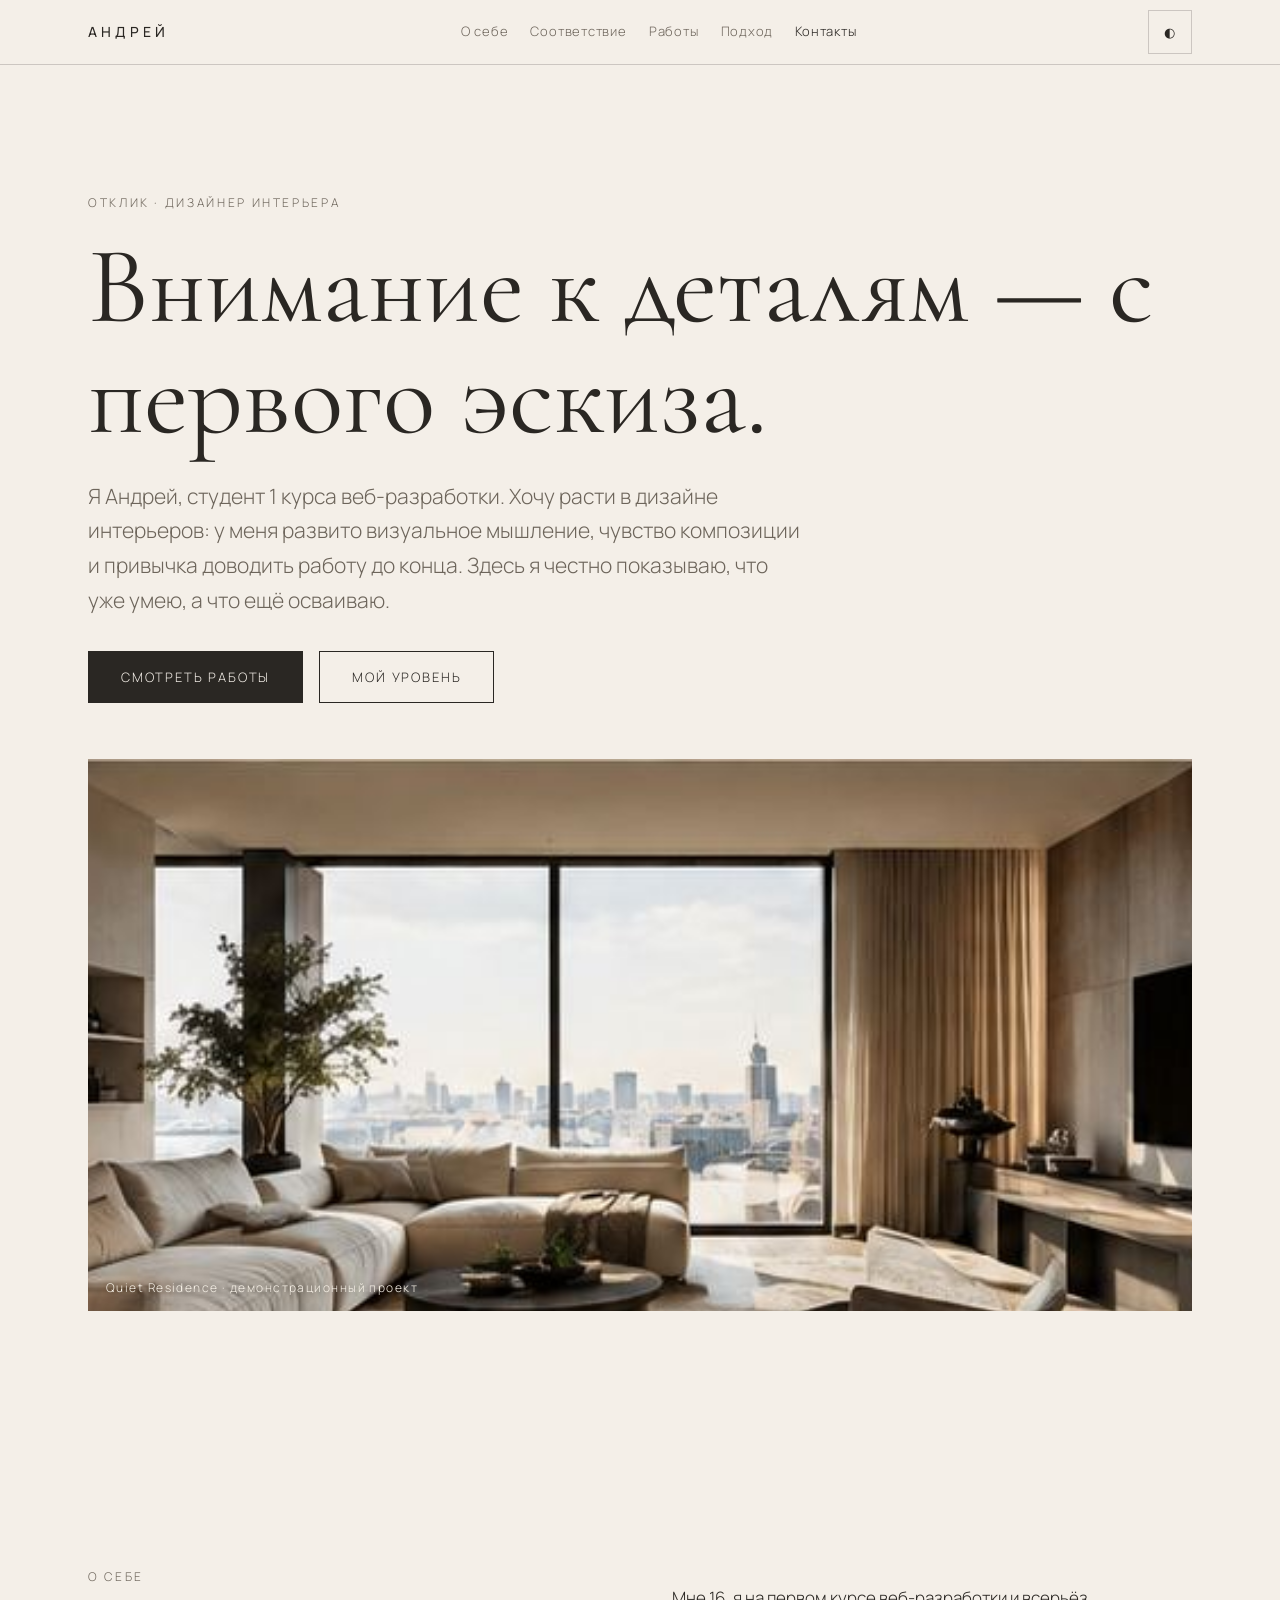
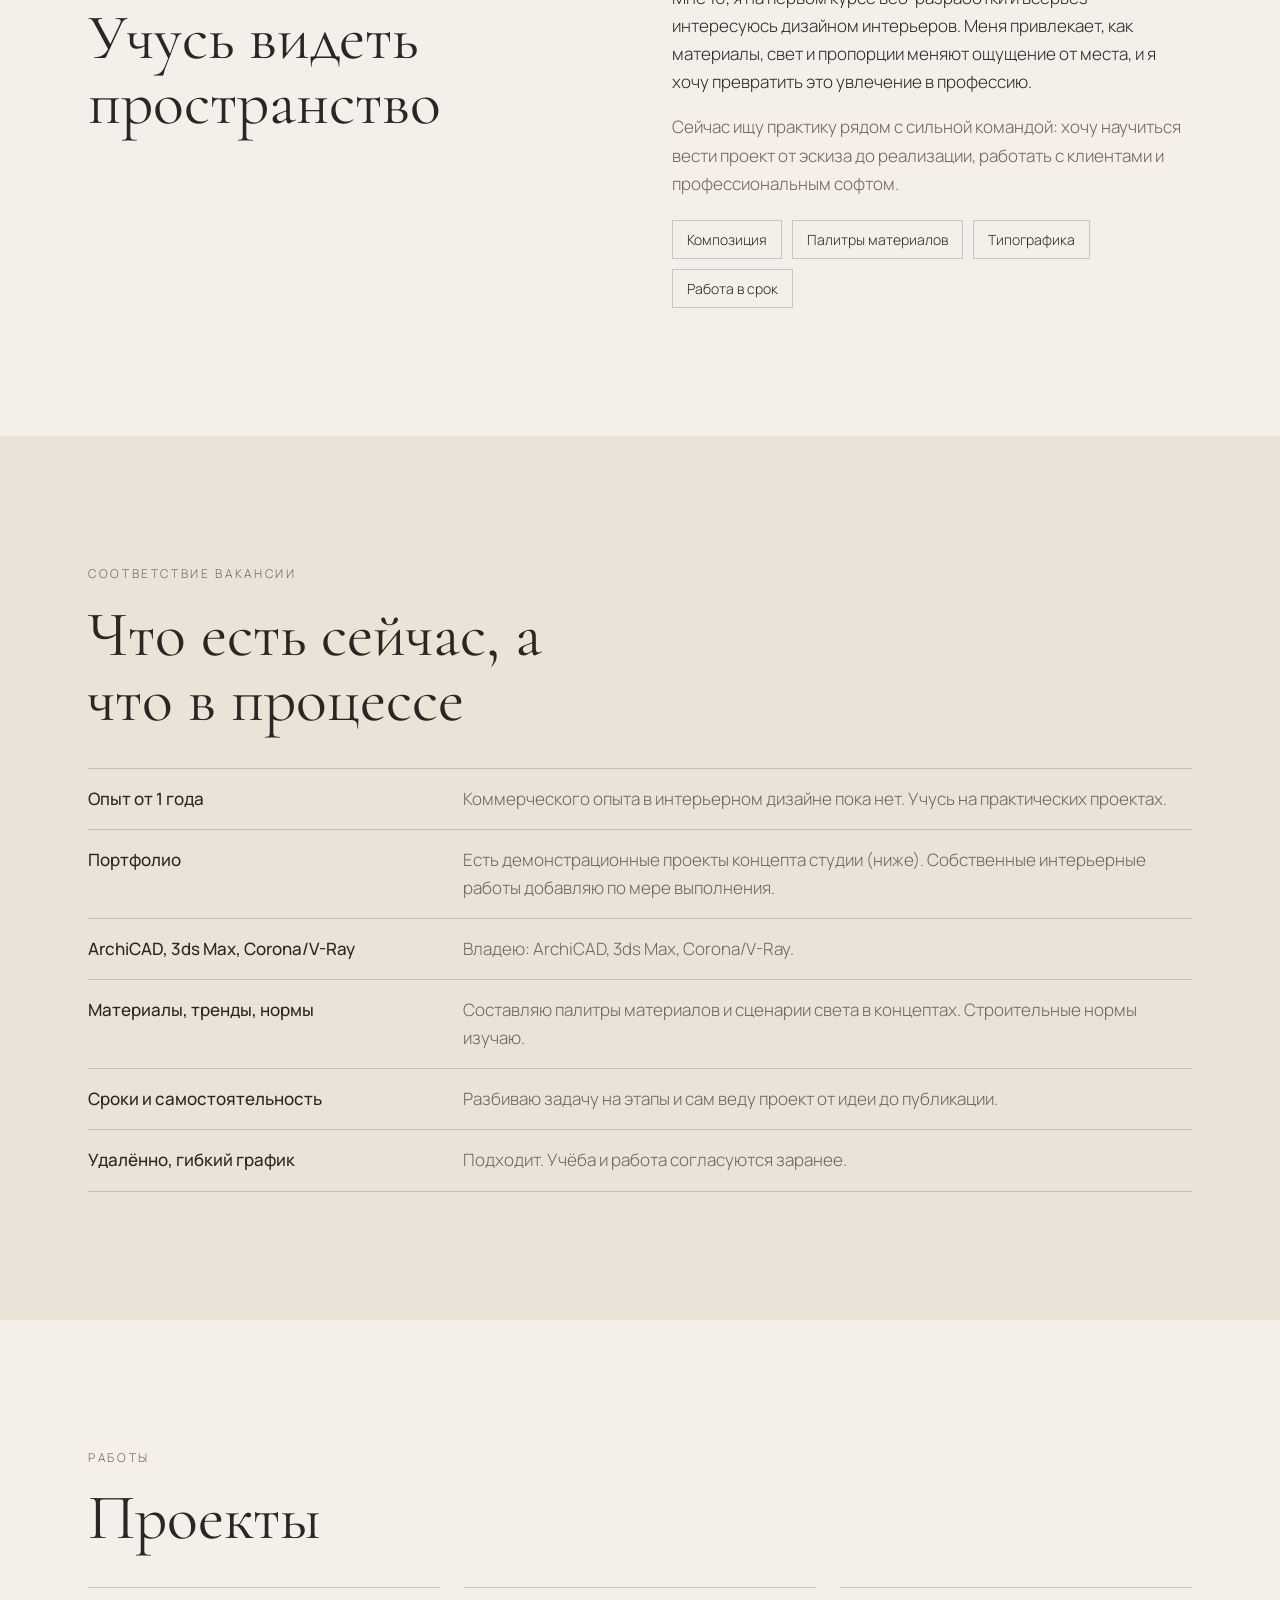
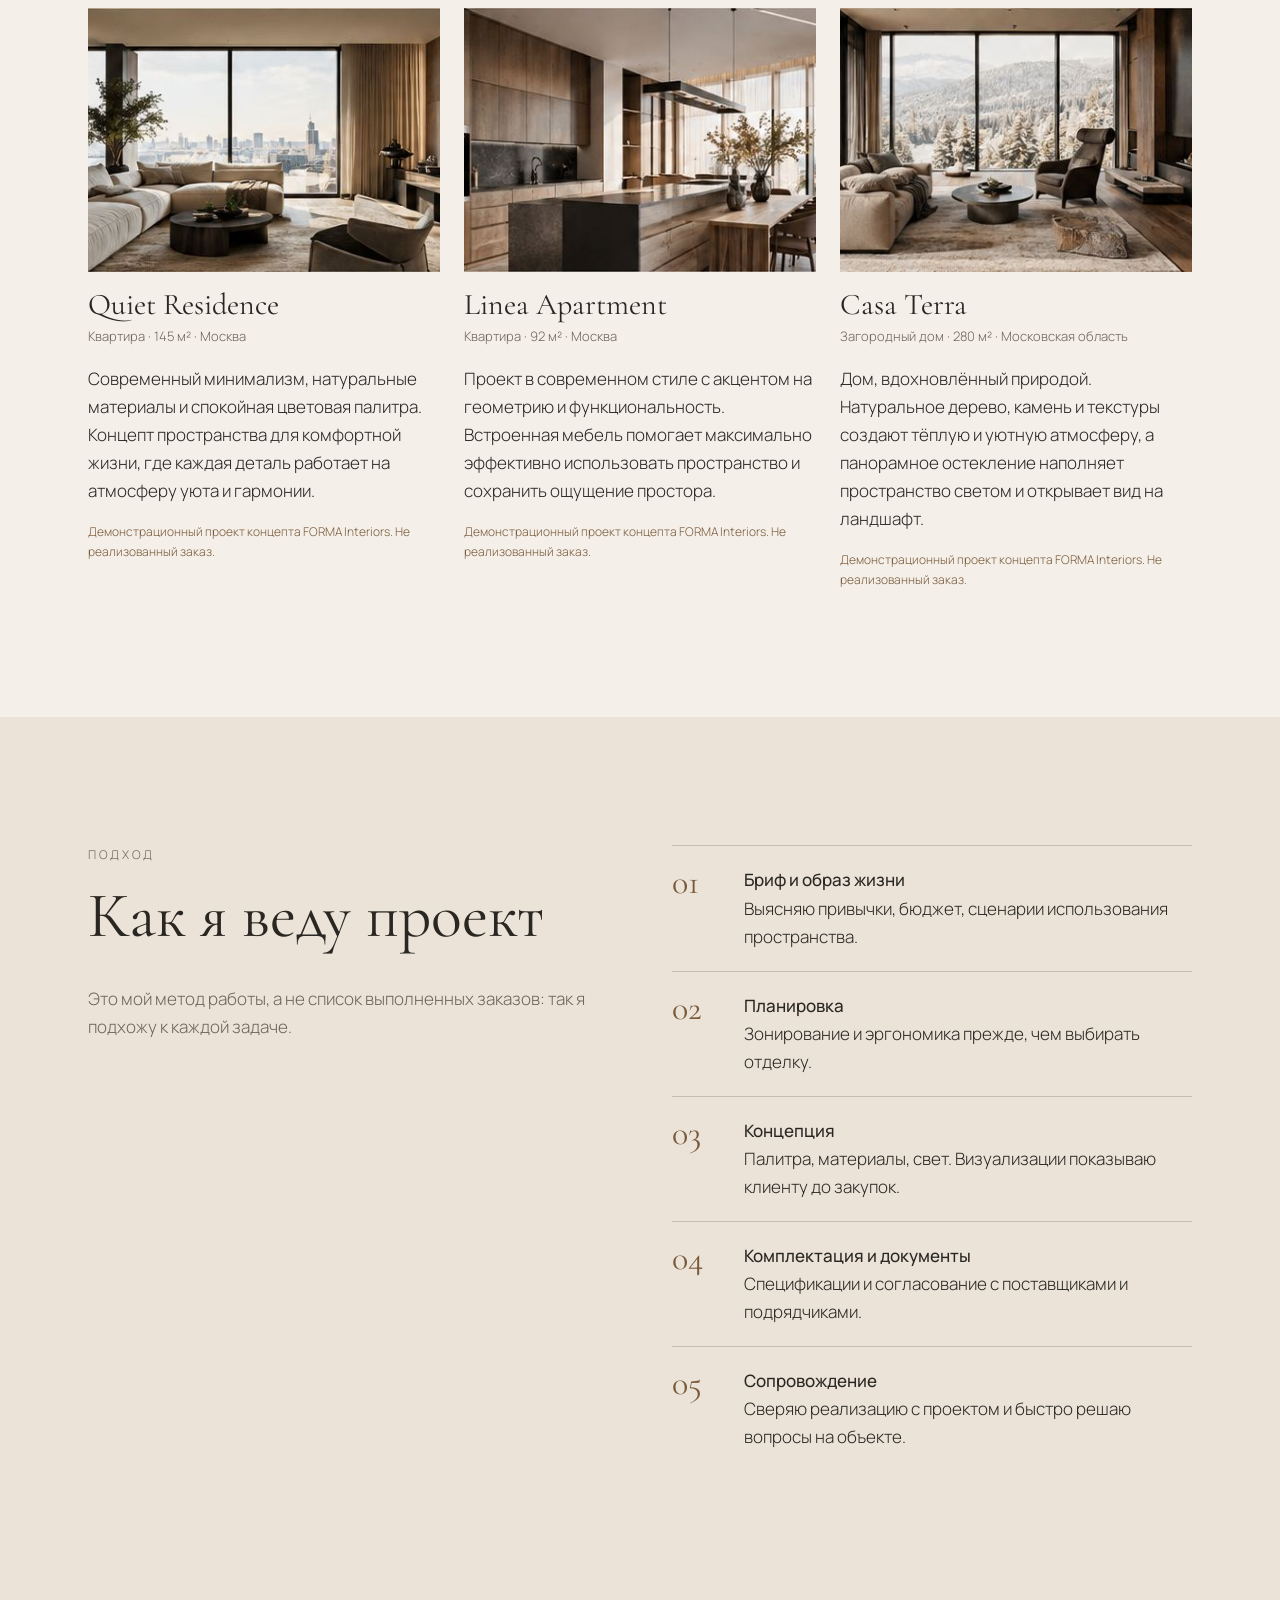
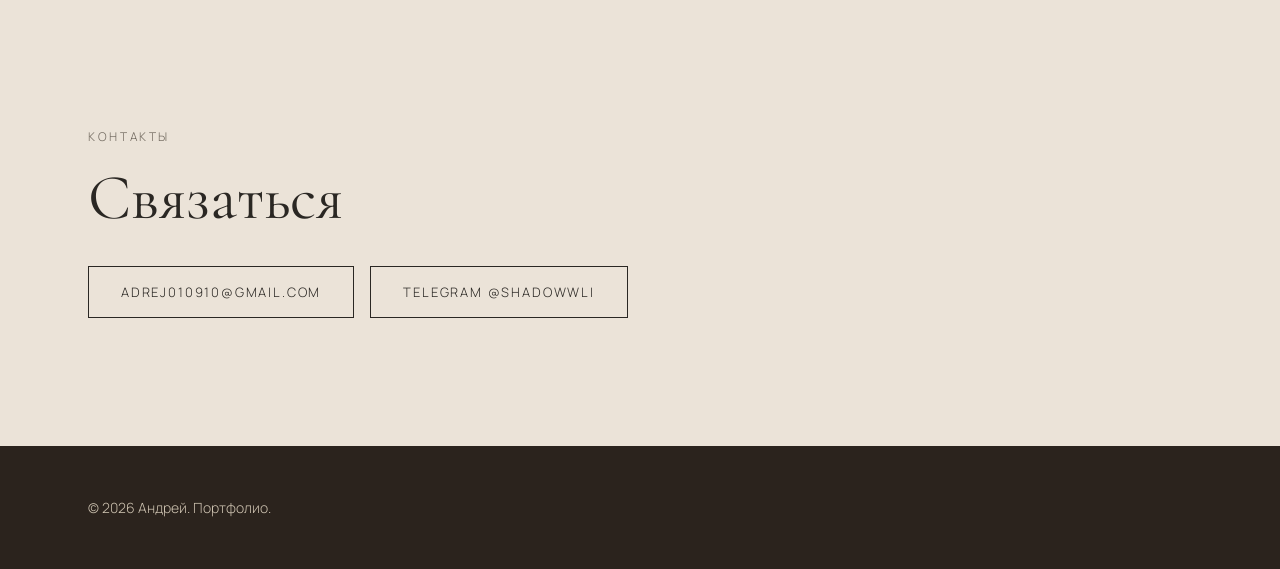
<file: index.html>
<!DOCTYPE html>
<html lang="ru"><head><meta charset="utf-8">
<link rel="icon" href="favicon.svg" type="image/svg+xml">
<meta name="viewport" content="width=device-width, initial-scale=1, viewport-fit=cover">
<title>Андрей — портфолио, дизайнер интерьера</title>
<meta property="og:title" content="Андрей — портфолио, дизайнер интерьера"><meta property="og:type" content="website"><meta property="og:description" content="Портфолио Андрея: подход к проекту, демонстрационные проекты и контакты."><meta property="og:image" content="https://theta-seven-52.vercel.app/quiet-residence.jpg"><meta name="theme-color" content="#2b231d"><meta name="description" content="Портфолио Андрея: подход к проекту, демонстрационные проекты и контакты.">
<link rel="stylesheet" href="https://fonts.googleapis.com/css2?family=Cormorant+Garamond:wght@400;500&family=Manrope:wght@300;400;500&display=swap">
<link rel="stylesheet" href="styles.css"></head><body><div id="pg"></div><dialog id="lb" aria-label="Просмотр фото"><button id="lc" type="button" aria-label="Закрыть">✕</button><img id="li" alt=""><p id="lt"></p></dialog>
<header><div class="w"><a class="lg" href="#top">АНДРЕЙ</a><nav aria-label="Разделы"><a href="#about">О себе</a><a href="#fit">Соответствие</a><a href="#work">Работы</a><a href="#method">Подход</a><a href="#contact">Контакты</a></nav><button class="tg" id="th" aria-label="Сменить тему">◐</button></div></header>
<main id="top">
<section class="hero"><div class="w"><div class="eb">Отклик · дизайнер интерьера</div>
<h1>Внимание к деталям — с первого эскиза.</h1>
<p>Я Андрей, студент 1 курса веб-разработки. Хочу расти в дизайне интерьеров: у меня развито визуальное мышление, чувство композиции и привычка доводить работу до конца. Здесь я честно показываю, что уже умею, а что ещё осваиваю.</p>
<div class="row"><a class="btn" href="#work">Смотреть работы</a><a class="btn o" href="#fit">Мой уровень</a></div>
<div class="hp"><img src="quiet-residence.jpg" alt="Гостиная с панорамными окнами и мягким диваном" id="hi"><span>Quiet Residence · демонстрационный проект</span></div></div></section>

<section id="about"><div class="w g2"><div><div class="eb">О себе</div><h2 class="rv">Учусь видеть пространство</h2></div><div class="rv"><p>Мне 16, я на первом курсе веб-разработки и всерьёз интересуюсь дизайном интерьеров. Меня привлекает, как материалы, свет и пропорции меняют ощущение от места, и я хочу превратить это увлечение в профессию.</p><p style="color:var(--mute)">Сейчас ищу практику рядом с сильной командой: хочу научиться вести проект от эскиза до реализации, работать с клиентами и профессиональным софтом.</p><div class="chips"><span>Композиция</span><span>Палитры материалов</span><span>Типографика</span><span>Работа в срок</span></div></div></div></section>

<section id="fit" class="alt"><div class="w"><div class="eb">Соответствие вакансии</div><h2 class="rv">Что есть сейчас, а что в процессе</h2>
<table class="rv"><tr><th>Опыт от 1 года</th><td>Коммерческого опыта в интерьерном дизайне пока нет. Учусь на практических проектах.</td></tr>
<tr><th>Портфолио</th><td>Есть демонстрационные проекты концепта студии (ниже). Собственные интерьерные работы добавляю по мере выполнения.</td></tr>
<tr><th>ArchiCAD, 3ds Max, Corona/V-Ray</th><td>Владею: ArchiCAD, 3ds Max, Corona/V-Ray.</td></tr>
<tr><th>Материалы, тренды, нормы</th><td>Составляю палитры материалов и сценарии света в концептах. Строительные нормы изучаю.</td></tr>
<tr><th>Сроки и самостоятельность</th><td>Разбиваю задачу на этапы и сам веду проект от идеи до публикации.</td></tr>

<tr><th>Удалённо, гибкий график</th><td>Подходит. Учёба и работа согласуются заранее.</td></tr></table></div></section>

<section id="work"><div class="w"><div class="eb">Работы</div><h2 class="rv">Проекты</h2><div class="g3"><article class="cs rv"><button class="im" type="button" aria-label="Увеличить фото"><img src="quiet-residence.jpg" alt="Гостиная с панорамными окнами, мягким диваном и деревянными панелями" loading="lazy"></button><h3>Quiet Residence</h3><div class="m">Квартира · 145 м² · Москва</div><p>Современный минимализм, натуральные материалы и спокойная цветовая палитра. Концепт пространства для комфортной жизни, где каждая деталь работает на атмосферу уюта и гармонии.</p><div class="nb">Демонстрационный проект концепта FORMA Interiors. Не реализованный заказ.</div></article><article class="cs rv"><button class="im" type="button" aria-label="Увеличить фото"><img src="linea-apartment.jpg" alt="Кухня-столовая со встроенной мебелью и панорамным остеклением" loading="lazy"></button><h3>Linea Apartment</h3><div class="m">Квартира · 92 м² · Москва</div><p>Проект в современном стиле с акцентом на геометрию и функциональность. Встроенная мебель помогает максимально эффективно использовать пространство и сохранить ощущение простора.</p><div class="nb">Демонстрационный проект концепта FORMA Interiors. Не реализованный заказ.</div></article><article class="cs rv"><button class="im" type="button" aria-label="Увеличить фото"><img src="casa-terra.jpg" alt="Гостиная с камином и панорамным видом на лес и горы" loading="lazy"></button><h3>Casa Terra</h3><div class="m">Загородный дом · 280 м² · Московская область</div><p>Дом, вдохновлённый природой. Натуральное дерево, камень и текстуры создают тёплую и уютную атмосферу, а панорамное остекление наполняет пространство светом и открывает вид на ландшафт.</p><div class="nb">Демонстрационный проект концепта FORMA Interiors. Не реализованный заказ.</div></article></div></div></section>

<section id="method" class="alt"><div class="w g2"><div><div class="eb">Подход</div><h2 class="rv">Как я веду проект</h2><p class="rv" style="color:var(--mute)">Это мой метод работы, а не список выполненных заказов: так я подхожу к каждой задаче.</p></div>
<ol class="stp rv"><li><div><b>Бриф и образ жизни</b>Выясняю привычки, бюджет, сценарии использования пространства.</div></li><li><div><b>Планировка</b>Зонирование и эргономика прежде, чем выбирать отделку.</div></li><li><div><b>Концепция</b>Палитра, материалы, свет. Визуализации показываю клиенту до закупок.</div></li><li><div><b>Комплектация и документы</b>Спецификации и согласование с поставщиками и подрядчиками.</div></li><li><div><b>Сопровождение</b>Сверяю реализацию с проектом и быстро решаю вопросы на объекте.</div></li></ol></div></section>

<section id="contact" class="alt"><div class="w"><div class="eb">Контакты</div><h2 class="rv">Связаться</h2><div class="row"><a class="btn o" href="mailto:adrej010910@gmail.com">adrej010910@gmail.com</a><a class="btn o" href="https://t.me/ShadowwLi" target="_blank" rel="noopener">Telegram @ShadowwLi</a></div></div></section>
</main><footer><div class="w">© <span id="y"></span> Андрей. Портфолио.</div></footer>
<script src="script.js"></script></body></html>
</file>
<file: styles.css>
:root{--bg:#f4efe8;--bg2:#ebe3d8;--ink:#2a2723;--mute:#6d655b;--line:#2a272333;--ac:#7a5a3a;--dk:#2b231d;box-sizing:border-box;padding-top:env(safe-area-inset-top,0px);padding-bottom:env(safe-area-inset-bottom,0px)}
@media(prefers-color-scheme:dark){:root:not([data-theme="light"]){--bg:#1b1713;--bg2:#241f1a;--ink:#efe7da;--mute:#a79c8b;--line:#efe7da30;--ac:#d1b18a;--dk:#100d0a}}
:root[data-theme="dark"]{--bg:#1b1713;--bg2:#241f1a;--ink:#efe7da;--mute:#a79c8b;--line:#efe7da30;--ac:#d1b18a;--dk:#100d0a}
html{height:100%;scroll-behavior:smooth;scroll-padding-top:70px}*,*:before,*:after{box-sizing:inherit}
body{margin:0;background:var(--bg);color:var(--ink);font:300 17px/1.65 Manrope,Arial,sans-serif;overflow-x:hidden}
.w{max-width:1200px;margin:auto;padding:0 clamp(20px,4vw,48px)}a{color:inherit}
h1,h2,h3{font-family:"Cormorant Garamond",Georgia,serif;font-weight:400;line-height:1.02;margin:0}
h1{font-size:clamp(46px,8.5vw,120px)}h2{font-size:clamp(34px,5vw,66px);margin-bottom:36px;max-width:16ch}h3{font-size:30px}
.eb{font-size:12px;letter-spacing:.22em;text-transform:uppercase;color:var(--mute);margin-bottom:18px}
section{padding:clamp(64px,10vw,130px) 0}:focus-visible{outline:2px solid var(--ac);outline-offset:3px}
header{position:sticky;top:0;z-index:5;background:color-mix(in srgb,var(--bg) 90%,transparent);backdrop-filter:blur(10px);border-bottom:1px solid var(--line);padding-top:env(safe-area-inset-top,0px)}
header .w{display:flex;justify-content:space-between;align-items:center;height:64px;gap:14px}
.lg{letter-spacing:.3em;font-size:14px;font-weight:500;text-decoration:none}nav{display:flex;gap:22px;font-size:13px;letter-spacing:.06em;overflow-x:auto}nav a{text-decoration:none;color:var(--mute);white-space:nowrap}nav a:hover{color:var(--ink)}
.tg{background:none;border:1px solid var(--line);color:var(--ink);min-width:44px;min-height:44px}
.btn{display:inline-flex;align-items:center;min-height:52px;padding:0 32px;border:1px solid var(--ink);background:var(--ink);color:var(--bg);font:inherit;font-size:13px;letter-spacing:.14em;text-transform:uppercase;text-decoration:none;cursor:pointer;transition:.3s}
.btn:hover{background:none;color:var(--ink)}.btn.o{background:none;color:var(--ink)}.btn.o:hover{background:var(--ink);color:var(--bg)}
.hero p{max-width:34em;color:var(--mute);font-size:clamp(17px,2vw,21px);margin:26px 0 34px}.row{display:flex;gap:16px;flex-wrap:wrap}
.pl{aspect-ratio:16/7;margin-top:56px;overflow:hidden}.pl svg{width:100%;height:100%}
table{width:100%;border-collapse:collapse}th,td{text-align:left;padding:16px 12px 16px 0;border-top:1px solid var(--line);vertical-align:top}th{font-weight:500;width:34%}td:last-child{color:var(--mute)}tr:last-child td,tr:last-child th{border-bottom:1px solid var(--line)}
.ed{background:var(--bg2);padding:2px 8px;font-size:14px;color:var(--ac)}
.g2{display:grid;grid-template-columns:1fr 1fr;gap:clamp(28px,5vw,80px)}.g3{display:grid;grid-template-columns:repeat(3,1fr);gap:24px}
.alt{background:var(--bg2)}.cs{border-top:1px solid var(--line);padding-top:20px}.cs .im{aspect-ratio:4/3;overflow:hidden;margin-bottom:18px}.cs .im svg{width:100%;height:100%}
.cs .m{font-size:13px;color:var(--mute);margin:6px 0 10px}.slot{border:1px dashed var(--ac);display:flex;align-items:center;justify-content:center;text-align:center;color:var(--ac);font-size:14px;padding:20px;height:100%}
.ls{padding:0 0 0 18px;margin:0 0 14px;color:var(--mute);font-size:15px}.nb{font-size:12px;color:var(--ac)}
.pln svg{width:100%;height:auto;color:var(--ink);background:var(--bg2);border:1px solid var(--line);display:block}.pln figcaption{padding-top:16px}.pln p{color:var(--mute);font-size:15px;margin:8px 0 0}
.lgd{font-size:13px;color:var(--mute);margin-top:26px}.ld{display:inline-block;width:9px;height:9px;border-radius:50%;background:#c59a4f;margin-right:6px}.dl{display:inline-block;width:22px;border-top:2px dashed var(--ac);vertical-align:middle;margin-right:6px}.wn{display:inline-block;width:22px;height:5px;background:#fff;border:1px solid var(--ink);vertical-align:middle;margin-right:6px}
.cs .im img{width:100%;height:100%;object-fit:cover;display:block}#pg{position:fixed;top:0;left:0;height:3px;width:0;background:var(--ac);z-index:20}
nav a.on{color:var(--ink);box-shadow:0 1px 0 var(--ac)}
.hp{position:relative;margin-top:56px;aspect-ratio:16/8;overflow:hidden;background:var(--bg2)}.hp img{width:100%;height:120%;object-fit:cover;display:block;will-change:transform}.hp span{position:absolute;left:18px;bottom:14px;color:#f6f0e6;font-size:12px;letter-spacing:.12em;text-shadow:0 1px 8px #0008}
.hero .eb,.hero h1,.hero p,.hero .row,.hp{animation:up .9s both}.hero h1{animation-delay:.1s}.hero p{animation-delay:.2s}.hero .row{animation-delay:.3s}.hp{animation-delay:.45s}@keyframes up{from{opacity:0;transform:translateY(26px)}}
.cs .im{display:block;width:100%;padding:0;border:0;background:var(--bg2);cursor:zoom-in;position:relative}.cs .im img{transition:transform 1.2s cubic-bezier(.2,.7,.2,1)}.cs .im:hover img,.cs .im:focus-visible img{transform:scale(1.06)}
.cs .im:after{content:"Увеличить";position:absolute;left:0;right:0;bottom:0;padding:14px;color:#fff;font-size:12px;letter-spacing:.14em;text-transform:uppercase;background:linear-gradient(0deg,#000a,#0000);opacity:0;transition:.5s}.cs .im:hover:after,.cs .im:focus-visible:after{opacity:1}
dialog{border:0;padding:0;background:none;max-width:min(94vw,1100px);width:100%;color:#fff}dialog::backdrop{background:#0c0a08ee}dialog img{width:100%;max-height:78vh;object-fit:contain;display:block}dialog p{margin:12px 0 0;font-size:14px;text-align:center}dialog button{position:absolute;top:-46px;right:0;min-width:44px;min-height:44px;background:none;border:1px solid #fff6;color:#fff;font-size:20px;cursor:pointer}
.chips{display:flex;flex-wrap:wrap;gap:10px;margin-top:22px}.chips span{border:1px solid var(--line);padding:7px 14px;font-size:14px}
.stp{counter-reset:s;list-style:none;padding:0;margin:0}.stp li{counter-increment:s;display:grid;grid-template-columns:60px 1fr;gap:12px;padding:20px 0;border-top:1px solid var(--line)}.stp li:before{content:"0" counter(s);font:400 34px/1 "Cormorant Garamond",Georgia,serif;color:var(--ac)}.stp b{font-weight:500;display:block}
.nt{background:var(--bg);border:1px solid var(--line);padding:26px;white-space:pre-line}
footer{background:var(--dk);color:#cfc4b2;padding:50px 0;font-size:14px}.rv{opacity:0;transform:translateY(22px);transition:.8s}.rv.in{opacity:1;transform:none}
@media(prefers-reduced-motion:reduce){*{transition:none!important;scroll-behavior:auto!important}.rv{opacity:1;transform:none}}
@media(max-width:860px){.g2,.g3{grid-template-columns:1fr}th{width:auto;display:block;border-bottom:0;padding-bottom:0}td{display:block;border-top:0}}
</file>
